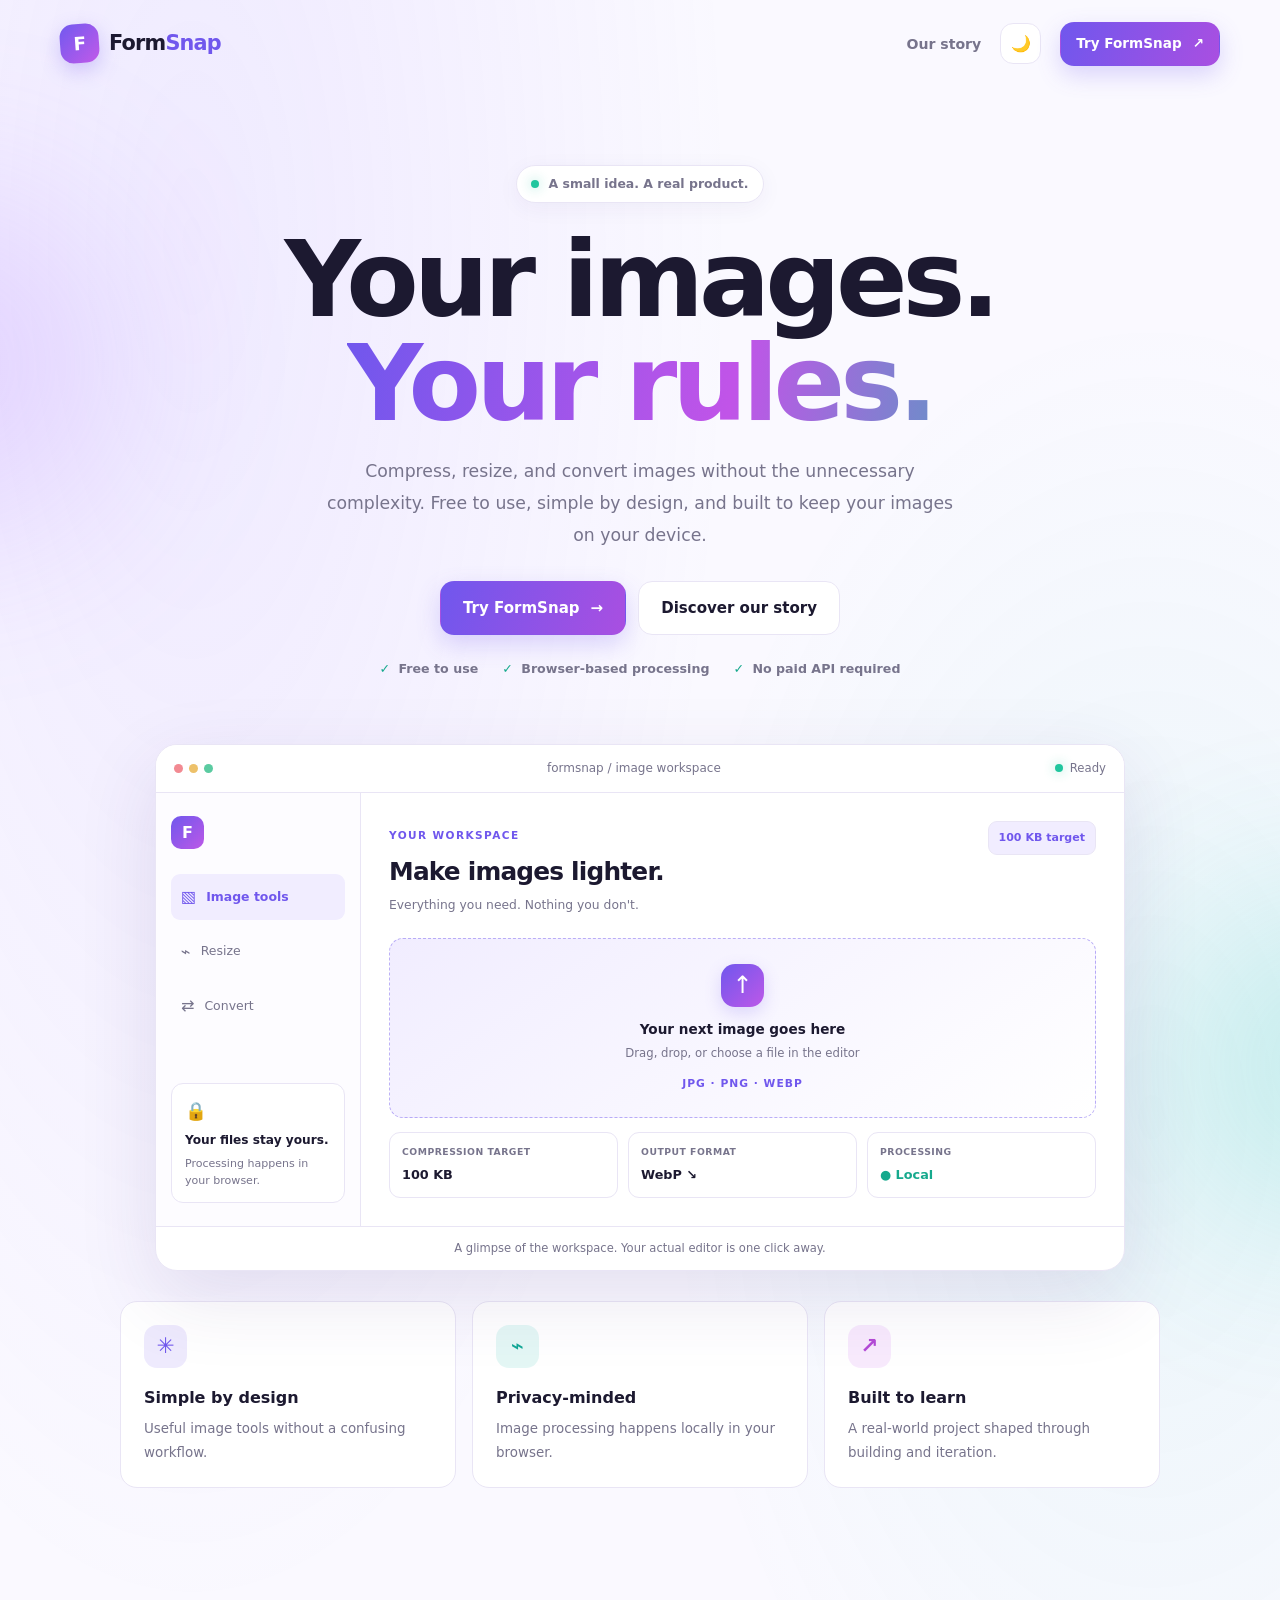
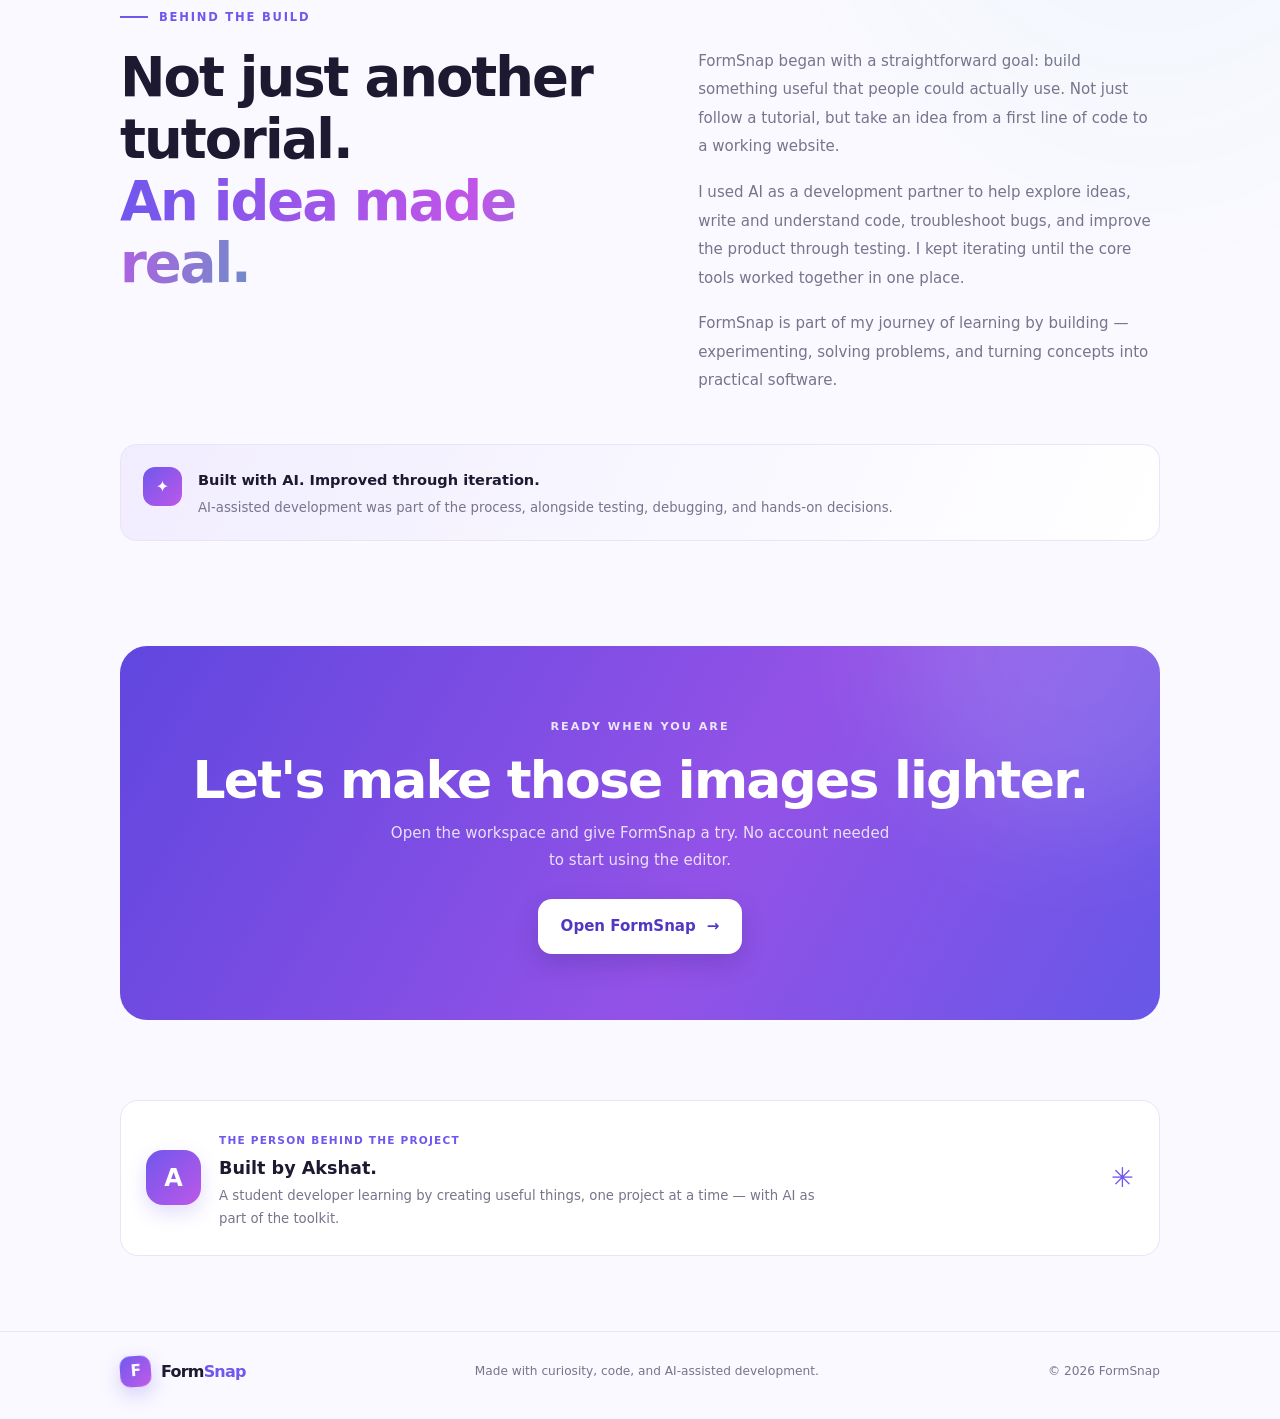
<file: index.html>
<!DOCTYPE html>
<html lang="en" data-theme="light">
<head>
  <!-- Google Analytics -->
<script async src="https://www.googletagmanager.com/gtag/js?id=G-G5TLD2C35Y"></script>
<script>
  window.dataLayer = window.dataLayer || [];
  function gtag(){dataLayer.push(arguments);}
  gtag('js', new Date());

  gtag('config', 'G-G5TLD2C35Y');
</script>
  <meta charset="UTF-8">
  <meta name="viewport" content="width=device-width, initial-scale=1.0">
  <meta name="theme-color" content="#f8f7ff">
  <meta
  name="description"
  content="Compress images to your target size, resize photos, and convert JPG, PNG, and WebP online with FormSnap. Free, fast, and processed in your browser."
>
<title>Free Image Compressor, Resizer & Converter | FormSnap</title>

  <script>
    try {
      const savedTheme = localStorage.getItem("formsnap-theme");
      const preferredTheme = window.matchMedia(
        "(prefers-color-scheme: dark)"
      ).matches ? "dark" : "light";

      document.documentElement.dataset.theme =
        savedTheme === "dark" || savedTheme === "light"
          ? savedTheme
          : preferredTheme;
    } catch (error) {
      // Keep the default light theme if storage is unavailable.
    }
  </script>

  <link rel="stylesheet" href="landing.css">
  <script src="landing.js" defer></script>
</head>

<body>
  <div class="ambient ambient-a"></div>
  <div class="ambient ambient-b"></div>

  <header class="topbar">
    <a class="brand" href="index.html" aria-label="FormSnap home">
      <span class="brand-icon">F</span>
      <span>Form<span class="brand-accent">Snap</span></span>
    </a>

    <nav class="nav-actions" aria-label="Main navigation">
      <a class="nav-about" href="#story">Our story</a>
      <button
        class="theme-toggle"
        id="theme-toggle"
        type="button"
        aria-label="Switch theme"
        title="Switch theme"
      >
        <span id="theme-icon" aria-hidden="true">🌙</span>
      </button>
      <a class="button button-small button-primary" href="editor.html">
        Try FormSnap <span aria-hidden="true">↗</span>
      </a>
    </nav>
  </header>

  <main>
    <section class="hero">
      <div class="eyebrow">
        <span class="live-dot"></span>
        A small idea. A real product.
      </div>

      <h1>
        Your images.<br>
        <span class="gradient-text">Your rules.</span>
      </h1>

      <p class="hero-description">
        Compress, resize, and convert images without the unnecessary
        complexity. Free to use, simple by design, and built to keep
        your images on your device.
      </p>

      <div class="hero-actions">
        <a class="button button-primary button-large" href="editor.html">
          Try FormSnap <span aria-hidden="true">→</span>
        </a>
        <a class="button button-secondary button-large" href="#story">
          Discover our story
        </a>
      </div>

      <div class="trust-row">
        <span><span class="check">✓</span> Free to use</span>
        <span><span class="check">✓</span> Browser-based processing</span>
        <span><span class="check">✓</span> No paid API required</span>
      </div>

      <div class="product-window" aria-label="FormSnap product preview">
        <div class="window-top">
          <div class="window-dots" aria-hidden="true">
            <span></span><span></span><span></span>
          </div>
          <span class="window-label">formsnap / image workspace</span>
          <span class="window-status"><span></span> Ready</span>
        </div>

        <div class="mock-workspace">
          <div class="mock-sidebar">
            <div class="mock-logo">F</div>
            <div class="mock-nav active"><span>▧</span> Image tools</div>
            <div class="mock-nav"><span>⌁</span> Resize</div>
            <div class="mock-nav"><span>⇄</span> Convert</div>
            <div class="mock-private">
              <span>🔒</span>
              <strong>Your files stay yours.</strong>
              <small>Processing happens in your browser.</small>
            </div>
          </div>

          <div class="mock-main">
            <div class="mock-heading">
              <div>
                <span class="mock-kicker">YOUR WORKSPACE</span>
                <h2>Make images lighter.</h2>
                <p>Everything you need. Nothing you don't.</p>
              </div>
              <span class="mock-badge">100 KB target</span>
            </div>

            <div class="mock-upload">
              <div class="mock-upload-icon">↑</div>
              <strong>Your next image goes here</strong>
              <span>Drag, drop, or choose a file in the editor</span>
              <span class="mock-file-types">JPG · PNG · WEBP</span>
            </div>

            <div class="mock-settings">
              <div>
                <span>COMPRESSION TARGET</span>
                <strong>100 KB</strong>
              </div>
              <div>
                <span>OUTPUT FORMAT</span>
                <strong>WebP ↘</strong>
              </div>
              <div>
                <span>PROCESSING</span>
                <strong class="local-status">● Local</strong>
              </div>
            </div>
          </div>
        </div>
        <div class="window-caption">
          A glimpse of the workspace. Your actual editor is one click away.
        </div>
      </div>
    </section>

    <section class="benefits section-wrap" aria-label="Product benefits">
      <article class="benefit-card">
        <span class="benefit-icon purple">✳</span>
        <h3>Simple by design</h3>
        <p>Useful image tools without a confusing workflow.</p>
      </article>
      <article class="benefit-card">
        <span class="benefit-icon teal">⌁</span>
        <h3>Privacy-minded</h3>
        <p>Image processing happens locally in your browser.</p>
      </article>
      <article class="benefit-card">
        <span class="benefit-icon pink">↗</span>
        <h3>Built to learn</h3>
        <p>A real-world project shaped through building and iteration.</p>
      </article>
    </section>

    <section class="story section-wrap" id="story">
      <div class="story-label">
        <span class="story-line"></span>
        BEHIND THE BUILD
      </div>

      <div class="story-grid">
        <div>
          <h2>
            Not just another tutorial.<br>
            <span class="gradient-text">An idea made real.</span>
          </h2>
        </div>

        <div class="story-copy">
          <p>
            FormSnap began with a straightforward goal: build something
            useful that people could actually use. Not just follow a
            tutorial, but take an idea from a first line of code to a
            working website.
          </p>
          <p>
            I used AI as a development partner to help explore ideas,
            write and understand code, troubleshoot bugs, and improve
            the product through testing. I kept iterating until the
            core tools worked together in one place.
          </p>
          <p>
            FormSnap is part of my journey of learning by building —
            experimenting, solving problems, and turning concepts into
            practical software.
          </p>
        </div>
      </div>

      <div class="story-note">
        <span class="note-icon">✦</span>
        <div>
          <strong>Built with AI. Improved through iteration.</strong>
          <p>
            AI-assisted development was part of the process, alongside
            testing, debugging, and hands-on decisions.
          </p>
        </div>
      </div>
    </section>

    <section class="cta-section">
      <div class="cta-glow"></div>
      <span class="cta-kicker">READY WHEN YOU ARE</span>
      <h2>Let's make those images lighter.</h2>
      <p>
        Open the workspace and give FormSnap a try. No account needed
        to start using the editor.
      </p>
      <a class="button button-white button-large" href="editor.html">
        Open FormSnap <span aria-hidden="true">→</span>
      </a>
    </section>

    <section class="creator section-wrap">
      <div class="creator-avatar">A</div>
      <div>
        <span class="creator-label">THE PERSON BEHIND THE PROJECT</span>
        <h3>Built by Akshat.</h3>
        <p>
          A student developer learning by creating useful things,
          one project at a time — with AI as part of the toolkit.
        </p>
      </div>
      <span class="creator-sparkle" aria-hidden="true">✳</span>
    </section>
  </main>

  <footer class="footer">
    <a class="brand footer-brand" href="index.html">
      <span class="brand-icon">F</span>
      <span>Form<span class="brand-accent">Snap</span></span>
    </a>
    <p>Made with curiosity, code, and AI-assisted development.</p>
    <span>© <span id="current-year"></span> FormSnap</span>
  </footer>
</body>
</html>
</file>
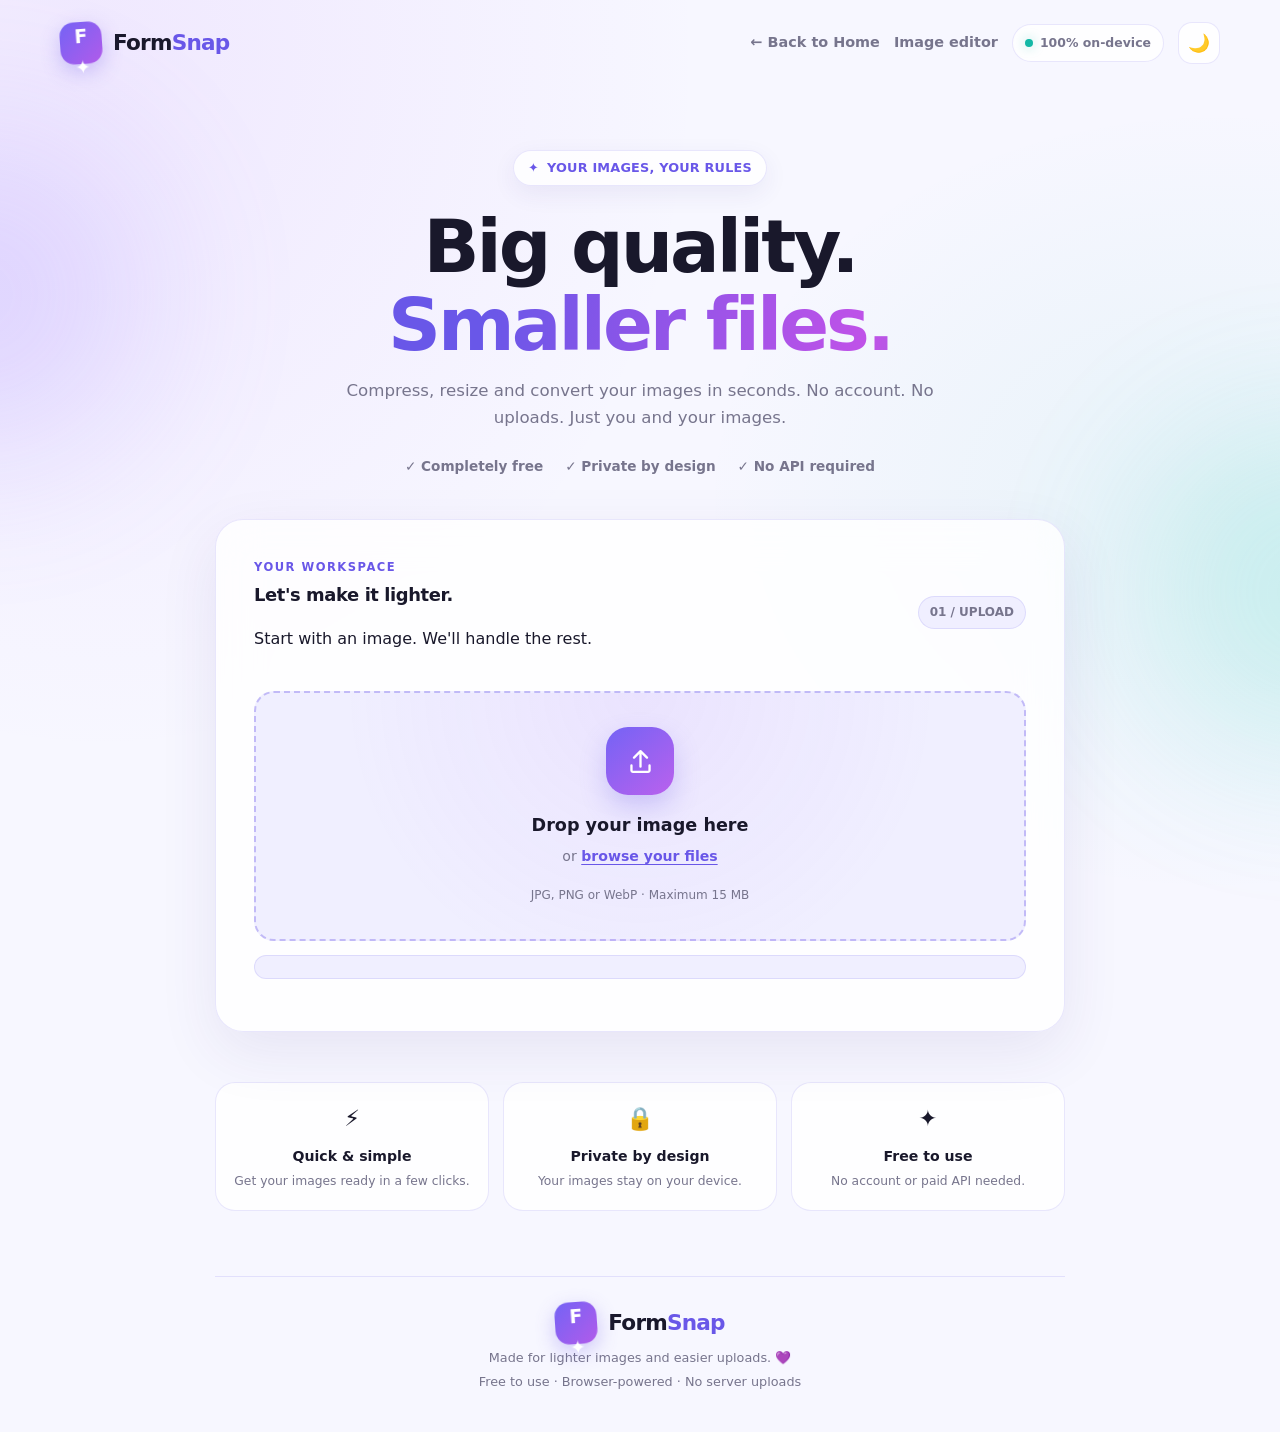
<file: editor.html>
<!DOCTYPE html>
<html lang="en" data-theme="light">
<head>
  <!-- Google Analytics -->
<script async src="https://www.googletagmanager.com/gtag/js?id=G-G5TLD2C35Y"></script>
<script>
  window.dataLayer = window.dataLayer || [];
  function gtag(){dataLayer.push(arguments);}
  gtag('js', new Date());

  gtag('config', 'G-G5TLD2C35Y');
</script>
  <meta charset="UTF-8">
  <meta name="viewport" content="width=device-width, initial-scale=1.0">
  <meta name="theme-color" content="#f8f7ff">
  <meta name="description" content="Compress, resize and convert images privately in your browser with FormSnap.">
  <title>FormSnap — Your Images, Perfectly Sized</title>
  <link rel="stylesheet" href="style.css">

  <script>
    (() => {
      try {
        const saved = localStorage.getItem("formsnap-theme");
        const theme = saved === "light" || saved === "dark"
          ? saved
          : (matchMedia("(prefers-color-scheme: dark)").matches
              ? "dark" : "light");

        document.documentElement.dataset.theme = theme;
      } catch {
        document.documentElement.dataset.theme = "light";
      }
    })();
  </script>

  <link rel="stylesheet" href="style.css">
  <script src="script.js" defer></script>
</head>

<body>
  <div class="ambient ambient-one" aria-hidden="true"></div>
  <div class="ambient ambient-two" aria-hidden="true"></div>

  <header class="site-header">
    <a href="#" class="brand" aria-label="FormSnap home">
      <span class="brand-mark">F<span>✦</span></span>
      <span>Form<span class="brand-accent">Snap</span></span>
    </a>

    <nav class="header-actions" aria-label="Main navigation">
      <a class="nav-link" href="index.html">← Back to Home</a>
      <a href="#workspace" class="nav-link">Image editor</a>
      <span class="privacy-note">
        <span class="privacy-dot"></span>
        100% on-device
      </span>

      <button
        id="theme-toggle"
        class="theme-toggle"
        type="button"
        aria-label="Switch to dark mode"
        title="Switch theme"
      >
        <span id="theme-icon" aria-hidden="true">☾</span>
      </button>
    </nav>
  </header>

  <main class="page-shell">
    <section class="hero">
      <div class="hero-pill">
        <span class="sparkle">✦</span>
        YOUR IMAGES, YOUR RULES
      </div>

      <h1>
        Big quality.<br>
        <span class="gradient-text">Smaller files.</span>
      </h1>

      <p class="hero-copy">
        Compress, resize and convert your images in seconds.
        No account. No uploads. Just you and your images.
      </p>

      <div class="hero-benefits">
        <span><span class="benefit-check">✓</span> Completely free</span>
        <span><span class="benefit-check">✓</span> Private by design</span>
        <span><span class="benefit-check">✓</span> No API required</span>
      </div>
    </section>

    <section class="workspace" id="workspace">
      <div class="workspace-heading">
        <div>
          <span class="section-kicker">YOUR WORKSPACE</span>
          <h2>Let's make it lighter.</h2>
          <p>Start with an image. We'll handle the rest.</p>
        </div>
        <span class="step-chip">01 <span>/</span> UPLOAD</span>
      </div>

      <label
        class="drop-zone"
        id="upload-area"
        for="file-input"
        tabindex="0"
        role="button"
        aria-label="Choose an image or drag and drop one here"
      >
        <span class="upload-icon" aria-hidden="true">
          <svg viewBox="0 0 24 24" fill="none">
            <path d="M12 16V4m0 0L7 9m5-5 5 5"
              stroke="currentColor" stroke-width="1.8"
              stroke-linecap="round" stroke-linejoin="round"/>
            <path d="M5 15v4a1 1 0 0 0 1 1h12a1 1 0 0 0 1-1v-4"
              stroke="currentColor" stroke-width="1.8"
              stroke-linecap="round"/>
          </svg>
        </span>

        <strong class="drop-title">Drop your image here</strong>
        <span class="drop-subtitle">
          or <span class="browse-link">browse your files</span>
        </span>

        <span class="file-hint">
          JPG, PNG or WebP <span>·</span> Maximum 15 MB
        </span>

        <input
          type="file"
          id="file-input"
          accept="image/jpeg,image/png,image/webp"
          hidden
        >
      </label>

      <p id="error-message" class="error-message" role="alert" hidden></p>
      <p id="status-message" class="status-message" role="status" aria-live="polite"></p>

      <div id="editor" hidden>
        <section class="preview-section">
          <div class="section-heading">
            <div>
              <span class="section-kicker">YOUR IMAGE</span>
              <h3>Preview</h3>
            </div>
            <button
              id="remove-image-button"
              class="text-button"
              type="button"
            >✕ Remove image</button>
          </div>

          <div class="preview-frame">
            <img id="image-preview" alt="Selected image preview">
          </div>

          <p id="image-info" class="selected-file"></p>
        </section>

        <section class="settings-section">
          <div class="section-heading">
            <div>
              <span class="section-kicker">MAKE IT YOURS</span>
              <h3>Image settings</h3>
            </div>
            <span class="settings-icon" aria-hidden="true">✳</span>
          </div>

          <div class="settings-grid">
            <div class="field-group">
              <label for="target-size">Maximum file size</label>
              <select id="target-size">
                <option value="51200">50 KB</option>
                <option value="102400" selected>100 KB</option>
                <option value="204800">200 KB</option>
              </select>
              <span class="field-hint">For form upload limits</span>
            </div>

            <div class="field-group">
              <label for="output-format">Output format</label>
              <select id="output-format">
                <option value="image/jpeg">JPG</option>
                <option value="image/png">PNG</option>
                <option value="image/webp">WebP</option>
              </select>
              <span class="field-hint">Choose your file type</span>
            </div>
          </div>

          <div class="resize-card">
            <div class="section-heading resize-title-row">
              <div>
                <h3>Resize dimensions</h3>
                <p>Adjust the output image in pixels.</p>
              </div>

              <label class="ratio-option" for="keep-ratio">
                <input id="keep-ratio" type="checkbox" checked>
                <span>Keep ratio</span>
              </label>
            </div>

            <div class="dimension-fields">
              <div class="field-group">
                <label for="resize-width">Width (px)</label>
                <input
                  id="resize-width"
                  type="number"
                  min="1"
                  max="12000"
                  step="1"
                  placeholder="Width"
                >
              </div>

              <span class="dimension-times" aria-hidden="true">×</span>

              <div class="field-group">
                <label for="resize-height">Height (px)</label>
                <input
                  id="resize-height"
                  type="number"
                  min="1"
                  max="12000"
                  step="1"
                  placeholder="Height"
                >
              </div>
            </div>
          </div>
        </section>

        <section class="results-section" aria-labelledby="results-heading">
          <div class="section-heading">
            <div>
              <span class="section-kicker">THE DIFFERENCE</span>
              <h3 id="results-heading">Your results</h3>
            </div>
            <span class="live-badge">
              <span class="privacy-dot"></span>
              Live workspace
            </span>
          </div>

          <div class="comparison-grid">
            <div class="comparison-card">
              <span>Original size</span>
              <strong id="original-size">—</strong>
            </div>

            <div class="comparison-card result-card">
              <span>Compressed size</span>
              <strong id="compressed-size">Not compressed</strong>
            </div>
          </div>

          <p id="compression-result" class="result-message" aria-live="polite"></p>
          <p id="transformation-result" class="result-message" aria-live="polite"></p>
        </section>

        <div class="action-section">
          <p class="action-caption">READY WHEN YOU ARE ✨</p>

          <button
            id="compress-button"
            class="primary-button"
            type="button"
          >
            <span>Compress Image</span>
            <span class="button-arrow" aria-hidden="true">↗</span>
          </button>

          <a id="download-button" class="download-button" hidden>
            <span>Download Image</span>
            <span aria-hidden="true">↓</span>
          </a>
        </div>
      </div>
    </section>

    <section class="feature-strip" aria-label="FormSnap benefits">
      <article class="feature-item">
        <span class="feature-icon">⚡</span>
        <h3>Quick & simple</h3>
        <p>Get your images ready in a few clicks.</p>
      </article>

      <article class="feature-item">
        <span class="feature-icon">🔒</span>
        <h3>Private by design</h3>
        <p>Your images stay on your device.</p>
      </article>

      <article class="feature-item">
        <span class="feature-icon">✦</span>
        <h3>Free to use</h3>
        <p>No account or paid API needed.</p>
      </article>
    </section>

    <footer class="site-footer">
      <a href="#" class="brand footer-brand">
        <span class="brand-mark">F<span>✦</span></span>
        <span>Form<span class="brand-accent">Snap</span></span>
      </a>
      <p>Made for lighter images and easier uploads. 💜</p>
      <p class="footer-small">Free to use · Browser-powered · No server uploads</p>
    </footer>
  </main>
</body>
</html>
</file>
<file: landing.css>
:root {
  color-scheme: light;
  --bg: #faf9ff;
  --surface: #ffffff;
  --text: #1c1930;
  --muted: #77748c;
  --border: #e9e5f5;
  --primary: #7057ed;
  --accent: #b35bea;
  --soft: #f1edff;
  --shadow: 0 25px 80px rgba(62, 42, 125, 0.12);
}

html[data-theme="dark"] {
  color-scheme: dark;
  --bg: #100f1b;
  --surface: #1b1929;
  --text: #f7f4ff;
  --muted: #aaa5c1;
  --border: #343047;
  --primary: #a395ff;
  --accent: #d28bff;
  --soft: #27223d;
  --shadow: 0 25px 80px rgba(0, 0, 0, 0.3);
}

* {
  box-sizing: border-box;
}

html {
  scroll-behavior: smooth;
  scroll-padding-top: 100px;
}

body {
  position: relative;
  isolation: isolate;
  margin: 0;
  min-height: 100vh;
  overflow-x: hidden;
  background:
    radial-gradient(ellipse at 15% 8%, rgba(153, 110, 255, 0.11), transparent 35%),
    radial-gradient(ellipse at 90% 37%, rgba(35, 201, 180, 0.07), transparent 30%),
    var(--bg);
  color: var(--text);
  font-family: Inter, ui-sans-serif, system-ui, -apple-system,
    BlinkMacSystemFont, "Segoe UI", sans-serif;
  line-height: 1.6;
  transition: background-color 220ms ease, color 220ms ease;
}

a {
  color: inherit;
  text-decoration: none;
}

button {
  font: inherit;
}

button:focus-visible,
a:focus-visible {
  outline: 3px solid #27bba8;
  outline-offset: 4px;
}

.ambient {
  position: absolute;
  z-index: -1;
  width: 330px;
  height: 330px;
  border-radius: 50%;
  filter: blur(100px);
  opacity: 0.23;
  pointer-events: none;
  animation: float 12s ease-in-out infinite alternate;
}

.ambient-a {
  top: 200px;
  left: -220px;
  background: #a46aff;
}

.ambient-b {
  top: 900px;
  right: -220px;
  background: #28cbb7;
  animation-delay: -5s;
}

@keyframes float {
  to {
    transform: translate(30px, 35px) scale(1.12);
  }
}

@keyframes enter {
  from {
    opacity: 0;
    transform: translateY(18px);
  }
  to {
    opacity: 1;
    transform: translateY(0);
  }
}

@keyframes gradient-flow {
  to {
    background-position: 200% center;
  }
}

/* Navigation */

.topbar {
  position: relative;
  z-index: 5;
  display: flex;
  align-items: center;
  justify-content: space-between;
  gap: 18px;
  width: min(1160px, calc(100% - 48px));
  margin: auto;
  padding: 22px 0;
}

.brand {
  display: inline-flex;
  align-items: center;
  gap: 10px;
  font-size: 1.3rem;
  font-weight: 850;
  letter-spacing: -0.8px;
}

.brand-icon {
  display: grid;
  width: 39px;
  height: 39px;
  place-items: center;
  border-radius: 13px;
  background: linear-gradient(135deg, #7159ef, #c15ae9);
  box-shadow: 0 7px 20px rgba(112, 87, 237, 0.28);
  color: white;
  font-size: 1.15rem;
  font-weight: 900;
  transform: rotate(-4deg);
  transition: transform 220ms ease;
}

.brand:hover .brand-icon {
  transform: rotate(5deg);
}

.brand-accent {
  color: var(--primary);
}

.nav-actions {
  display: flex;
  align-items: center;
  gap: 19px;
}

.nav-about {
  color: var(--muted);
  font-size: 0.88rem;
  font-weight: 650;
}

.nav-about:hover {
  color: var(--primary);
}

.theme-toggle {
  display: grid;
  width: 41px;
  height: 41px;
  place-items: center;
  border: 1px solid var(--border);
  border-radius: 13px;
  background: var(--surface);
  color: var(--text);
  cursor: pointer;
  transition: transform 200ms ease, background 200ms ease;
}

.theme-toggle:hover {
  transform: translateY(-2px);
}

/* Buttons */

.button {
  display: inline-flex;
  align-items: center;
  justify-content: center;
  gap: 11px;
  border: 1px solid transparent;
  border-radius: 14px;
  font-weight: 750;
  transition:
    transform 200ms ease,
    box-shadow 200ms ease,
    background 200ms ease;
}

.button:hover {
  transform: translateY(-2px);
}

.button-small {
  padding: 10px 15px;
  font-size: 0.85rem;
}

.button-large {
  min-height: 53px;
  padding: 14px 22px;
  font-size: 0.94rem;
}

.button-primary {
  background: linear-gradient(110deg, #7057ed, #a94fe1);
  box-shadow: 0 9px 23px rgba(112, 87, 237, 0.23);
  color: white;
}

.button-primary:hover {
  box-shadow: 0 13px 30px rgba(112, 87, 237, 0.35);
}

.button-secondary {
  border-color: var(--border);
  background: var(--surface);
  color: var(--text);
}

.button-secondary:hover {
  border-color: var(--primary);
}

.button-white {
  background: white;
  box-shadow: 0 10px 25px rgba(35, 21, 86, 0.18);
  color: #5237c5;
}

/* Hero */

.hero {
  width: min(970px, calc(100% - 36px));
  margin: auto;
  padding: 77px 0 0;
  text-align: center;
  animation: enter 650ms ease both;
}

.eyebrow {
  display: inline-flex;
  align-items: center;
  gap: 9px;
  padding: 8px 14px;
  border: 1px solid var(--border);
  border-radius: 999px;
  background: var(--surface);
  box-shadow: 0 5px 22px rgba(62, 42, 125, 0.05);
  color: var(--muted);
  font-size: 0.78rem;
  font-weight: 700;
}

.live-dot,
.window-status span {
  width: 8px;
  height: 8px;
  flex-shrink: 0;
  border-radius: 50%;
  background: #21c69e;
  box-shadow: 0 0 12px rgba(33, 198, 158, 0.45);
}

.hero h1 {
  margin: 25px 0 19px;
  font-size: clamp(3.4rem, 8.5vw, 6.6rem);
  font-weight: 900;
  letter-spacing: -5px;
  line-height: 0.99;
}

.gradient-text {
  color: var(--primary);
  background: linear-gradient(100deg, #7057ed, #c154e8, #24bfae, #7057ed);
  background-size: 200% auto;
  background-clip: text;
  -webkit-background-clip: text;
  -webkit-text-fill-color: transparent;
  animation: gradient-flow 8s linear infinite;
}

.hero-description {
  max-width: 640px;
  margin: 0 auto;
  color: var(--muted);
  font-size: 1.08rem;
  line-height: 1.85;
}

.hero-actions {
  display: flex;
  flex-wrap: wrap;
  justify-content: center;
  gap: 12px;
  margin-top: 29px;
}

.trust-row {
  display: flex;
  flex-wrap: wrap;
  justify-content: center;
  gap: 12px 24px;
  margin-top: 24px;
  color: var(--muted);
  font-size: 0.79rem;
  font-weight: 600;
}

.check {
  margin-right: 4px;
  color: #16a98d;
  font-weight: 900;
}

/* Product preview */

.product-window {
  margin: 65px auto 0;
  overflow: hidden;
  border: 1px solid var(--border);
  border-radius: 22px;
  background: var(--surface);
  box-shadow: var(--shadow);
  text-align: left;
  transform-origin: center;
  animation: enter 800ms 150ms ease both;
}

.window-top {
  display: flex;
  min-height: 48px;
  align-items: center;
  justify-content: space-between;
  gap: 12px;
  padding: 10px 18px;
  border-bottom: 1px solid var(--border);
  background: var(--surface);
}

.window-dots {
  display: flex;
  gap: 6px;
}

.window-dots span {
  width: 9px;
  height: 9px;
  border-radius: 50%;
  background: #f28a92;
}

.window-dots span:nth-child(2) {
  background: #edc16a;
}

.window-dots span:nth-child(3) {
  background: #5bcba1;
}

.window-label {
  color: var(--muted);
  font-size: 0.75rem;
}

.window-status {
  display: inline-flex;
  align-items: center;
  gap: 7px;
  color: var(--muted);
  font-size: 0.73rem;
}

.mock-workspace {
  display: grid;
  grid-template-columns: 205px minmax(0, 1fr);
  min-height: 350px;
}

.mock-sidebar {
  display: flex;
  flex-direction: column;
  gap: 9px;
  padding: 23px 15px;
  border-right: 1px solid var(--border);
  background: color-mix(in srgb, var(--surface) 85%, var(--soft));
}

.mock-logo {
  display: grid;
  width: 33px;
  height: 33px;
  place-items: center;
  margin-bottom: 16px;
  border-radius: 10px;
  background: linear-gradient(135deg, #7057ed, #bc58e7);
  color: white;
  font-weight: 900;
}

.mock-nav {
  display: flex;
  align-items: center;
  gap: 10px;
  padding: 10px;
  border-radius: 9px;
  color: var(--muted);
  font-size: 0.78rem;
}

.mock-nav span {
  font-size: 1rem;
}

.mock-nav.active {
  background: var(--soft);
  color: var(--primary);
  font-weight: 750;
}

.mock-private {
  display: flex;
  flex-direction: column;
  gap: 6px;
  margin-top: auto;
  padding: 13px;
  border: 1px solid var(--border);
  border-radius: 12px;
  background: var(--surface);
}

.mock-private > span {
  font-size: 1.1rem;
}

.mock-private strong {
  font-size: 0.76rem;
}

.mock-private small {
  color: var(--muted);
  font-size: 0.69rem;
  line-height: 1.5;
}

.mock-main {
  min-width: 0;
  padding: 28px;
}

.mock-heading {
  display: flex;
  align-items: flex-start;
  justify-content: space-between;
  gap: 12px;
  margin-bottom: 22px;
}

.mock-kicker {
  color: var(--primary);
  font-size: 0.66rem;
  font-weight: 850;
  letter-spacing: 1.4px;
}

.mock-heading h2 {
  margin: 5px 0;
  font-size: clamp(1.1rem, 3vw, 1.55rem);
  letter-spacing: -0.8px;
}

.mock-heading p {
  margin: 0;
  color: var(--muted);
  font-size: 0.77rem;
}

.mock-badge {
  flex-shrink: 0;
  padding: 7px 10px;
  border: 1px solid var(--border);
  border-radius: 9px;
  background: var(--soft);
  color: var(--primary);
  font-size: 0.69rem;
  font-weight: 750;
}

.mock-upload {
  display: flex;
  min-height: 180px;
  flex-direction: column;
  align-items: center;
  justify-content: center;
  padding: 20px;
  border: 1px dashed rgba(112, 87, 237, 0.45);
  border-radius: 14px;
  background: linear-gradient(145deg, var(--soft), var(--surface));
  text-align: center;
}

.mock-upload-icon {
  display: grid;
  width: 43px;
  height: 43px;
  place-items: center;
  margin-bottom: 12px;
  border-radius: 14px;
  background: linear-gradient(135deg, #7057ed, #bd58e8);
  box-shadow: 0 6px 17px rgba(112, 87, 237, 0.2);
  color: white;
  font-size: 1.5rem;
}

.mock-upload strong {
  font-size: 0.85rem;
}

.mock-upload > span {
  margin-top: 4px;
  color: var(--muted);
  font-size: 0.73rem;
}

.mock-upload .mock-file-types {
  margin-top: 12px;
  color: var(--primary);
  font-size: 0.67rem;
  font-weight: 800;
  letter-spacing: 1px;
}

.mock-settings {
  display: grid;
  grid-template-columns: repeat(3, minmax(0, 1fr));
  gap: 10px;
  margin-top: 14px;
}

.mock-settings > div {
  display: flex;
  min-width: 0;
  flex-direction: column;
  gap: 5px;
  padding: 12px;
  border: 1px solid var(--border);
  border-radius: 11px;
}

.mock-settings span {
  color: var(--muted);
  font-size: 0.58rem;
  font-weight: 750;
  letter-spacing: 0.5px;
}

.mock-settings strong {
  font-size: 0.8rem;
  overflow-wrap: anywhere;
}

.mock-settings .local-status {
  color: #16a98d;
}

.window-caption {
  padding: 12px;
  border-top: 1px solid var(--border);
  color: var(--muted);
  font-size: 0.72rem;
  text-align: center;
}

/* Benefit cards */

.section-wrap {
  width: min(1040px, calc(100% - 40px));
  margin-right: auto;
  margin-left: auto;
}

.benefits {
  display: grid;
  grid-template-columns: repeat(3, minmax(0, 1fr));
  gap: 16px;
  margin-top: 30px;
}

.benefit-card {
  padding: 23px;
  border: 1px solid var(--border);
  border-radius: 17px;
  background: var(--surface);
  transition: transform 220ms ease, border-color 220ms ease;
}

.benefit-card:hover {
  transform: translateY(-4px);
  border-color: var(--primary);
}

.benefit-icon {
  display: grid;
  width: 43px;
  height: 43px;
  place-items: center;
  margin-bottom: 17px;
  border-radius: 13px;
  font-size: 1.35rem;
  font-weight: 800;
}

.benefit-icon.purple {
  background: rgba(112, 87, 237, 0.12);
  color: var(--primary);
}

.benefit-icon.teal {
  background: rgba(35, 191, 174, 0.12);
  color: #13a896;
}

.benefit-icon.pink {
  background: rgba(193, 84, 232, 0.12);
  color: #b44bd6;
}

.benefit-card h3 {
  margin: 0 0 7px;
  font-size: 1rem;
}

.benefit-card p {
  margin: 0;
  color: var(--muted);
  font-size: 0.84rem;
  line-height: 1.75;
}

/* Story section */

.story {
  padding-top: 120px;
  padding-bottom: 105px;
}

.story-label {
  display: flex;
  align-items: center;
  gap: 11px;
  color: var(--primary);
  font-size: 0.72rem;
  font-weight: 850;
  letter-spacing: 1.8px;
}

.story-line {
  width: 28px;
  height: 2px;
  background: var(--primary);
}

.story-grid {
  display: grid;
  grid-template-columns: 1fr 0.9fr;
  gap: 65px;
  margin-top: 20px;
}

.story-grid h2 {
  margin: 0;
  font-size: clamp(2rem, 4.5vw, 3.4rem);
  letter-spacing: -2px;
  line-height: 1.14;
}

.story-copy p {
  margin: 0 0 17px;
  color: var(--muted);
  font-size: 0.94rem;
  line-height: 1.9;
}

.story-note {
  display: flex;
  align-items: flex-start;
  gap: 16px;
  margin-top: 32px;
  padding: 22px;
  border: 1px solid var(--border);
  border-radius: 16px;
  background: linear-gradient(115deg, var(--soft), var(--surface));
}

.note-icon {
  display: grid;
  width: 39px;
  height: 39px;
  flex-shrink: 0;
  place-items: center;
  border-radius: 12px;
  background: linear-gradient(135deg, #7057ed, #bc58e8);
  color: white;
}

.story-note strong {
  font-size: 0.91rem;
}

.story-note p {
  margin: 4px 0 0;
  color: var(--muted);
  font-size: 0.83rem;
}

/* Final call to action */

.cta-section {
  position: relative;
  isolation: isolate;
  overflow: hidden;
  width: min(1040px, calc(100% - 40px));
  margin: 0 auto 80px;
  padding: 66px 24px;
  border-radius: 27px;
  background: linear-gradient(120deg, #6047df, #9352e7 58%, #6757e8);
  color: white;
  text-align: center;
}

.cta-glow {
  position: absolute;
  z-index: -1;
  top: -160px;
  right: -80px;
  width: 340px;
  height: 340px;
  border-radius: 50%;
  background: rgba(255, 255, 255, 0.13);
  filter: blur(55px);
}

.cta-kicker {
  font-size: 0.7rem;
  font-weight: 800;
  letter-spacing: 2px;
  opacity: 0.85;
}

.cta-section h2 {
  margin: 13px 0 10px;
  font-size: clamp(2rem, 5vw, 3.25rem);
  font-weight: 850;
  letter-spacing: -1.8px;
  line-height: 1.15;
}

.cta-section p {
  max-width: 510px;
  margin: 0 auto;
  color: rgba(255, 255, 255, 0.82);
  font-size: 0.94rem;
  line-height: 1.8;
}

.cta-section .button {
  margin-top: 25px;
}

/* Creator and footer */

.creator {
  display: flex;
  align-items: center;
  gap: 18px;
  margin-bottom: 75px;
  padding: 25px;
  border: 1px solid var(--border);
  border-radius: 18px;
  background: var(--surface);
}

.creator-avatar {
  display: grid;
  width: 55px;
  height: 55px;
  flex-shrink: 0;
  place-items: center;
  border-radius: 17px;
  background: linear-gradient(135deg, #7057ed, #bd58e8);
  box-shadow: 0 8px 20px rgba(112, 87, 237, 0.2);
  color: white;
  font-size: 1.5rem;
  font-weight: 900;
}

.creator-label {
  color: var(--primary);
  font-size: 0.66rem;
  font-weight: 850;
  letter-spacing: 1.2px;
}

.creator h3 {
  margin: 3px 0;
  font-size: 1.1rem;
}

.creator p {
  max-width: 610px;
  margin: 0;
  color: var(--muted);
  font-size: 0.83rem;
  line-height: 1.7;
}

.creator-sparkle {
  margin-left: auto;
  color: var(--primary);
  font-size: 1.7rem;
}

.footer {
  display: flex;
  flex-wrap: wrap;
  align-items: center;
  justify-content: space-between;
  gap: 15px;
  padding: 24px max(24px, calc((100% - 1040px) / 2)) 32px;
  border-top: 1px solid var(--border);
  color: var(--muted);
  font-size: 0.76rem;
}

.footer-brand {
  color: var(--text);
  font-size: 1rem;
}

.footer-brand .brand-icon {
  width: 31px;
  height: 31px;
  border-radius: 10px;
  font-size: 0.95rem;
}

.footer p {
  margin: 0;
}

/* Mobile and accessibility */

@media (max-width: 720px) {
  .topbar {
    width: calc(100% - 28px);
  }

  .nav-actions {
    gap: 10px;
  }

  .nav-about {
    display: none;
  }

  .hero {
    padding-top: 52px;
  }

  .hero h1 {
    letter-spacing: -2.8px;
  }

  .hero-description {
    font-size: 0.96rem;
  }

  .product-window {
    margin-top: 43px;
  }

  .mock-workspace {
    grid-template-columns: 1fr;
  }

  .mock-sidebar {
    display: none;
  }

  .mock-main {
    padding: 20px;
  }

  .benefits {
    grid-template-columns: 1fr;
  }

  .benefit-card {
    padding: 18px;
  }

  .benefit-icon {
    margin-bottom: 10px;
  }

  .story {
    padding-top: 85px;
    padding-bottom: 75px;
  }

  .story-grid {
    grid-template-columns: 1fr;
    gap: 24px;
  }

  .cta-section {
    padding: 48px 22px;
    margin-bottom: 55px;
  }

  .footer {
    justify-content: center;
    text-align: center;
  }

  .creator {
    align-items: flex-start;
  }
}

@media (max-width: 440px) {
  .brand {
    gap: 7px;
    font-size: 1.08rem;
  }

  .brand-icon {
    width: 34px;
    height: 34px;
  }

  .button-small {
    padding: 9px 10px;
    font-size: 0.77rem;
  }

  .theme-toggle {
    width: 36px;
    height: 36px;
  }

  .hero h1 {
    font-size: clamp(3rem, 15vw, 4rem);
  }

  .hero-actions {
    flex-direction: column;
  }

  .hero-actions .button {
    width: 100%;
  }

  .trust-row {
    gap: 9px 14px;
    font-size: 0.72rem;
  }

  .window-label {
    font-size: 0.66rem;
  }

  .window-top {
    padding: 10px;
  }

  .window-status {
    font-size: 0.66rem;
  }

  .mock-heading {
    flex-direction: column;
  }

  .mock-settings {
    grid-template-columns: 1fr;
  }

  .creator {
    padding: 18px;
    gap: 12px;
  }

  .creator-avatar {
    width: 43px;
    height: 43px;
  }

  .creator-sparkle {
    display: none;
  }
}

@media (prefers-reduced-motion: reduce) {
  *,
  *::before,
  *::after {
    scroll-behavior: auto !important;
    animation-duration: 0.01ms !important;
    animation-iteration-count: 1 !important;
    transition-duration: 0.01ms !important;
  }
}
</file>
<file: style.css>
/* =========================================
   FORMSNAP — CREATIVE UI REDESIGN
   ========================================= */

:root {
  color-scheme: light;
  --bg: #f7f7ff;
  --surface: rgba(255, 255, 255, 0.82);
  --surface-solid: #ffffff;
  --surface-soft: #f0efff;
  --text: #19182b;
  --muted: #77758d;
  --border: rgba(109, 92, 231, 0.15);
  --primary: #6957e8;
  --primary-dark: #5040cc;
  --secondary: #a855f7;
  --accent: #13b8a6;
  --success: #14866d;
  --danger: #d9445c;
  --shadow: 0 20px 60px rgba(63, 47, 137, 0.09);
  --shadow-small: 0 8px 24px rgba(63, 47, 137, 0.07);
  --radius-xl: 28px;
  --radius-lg: 20px;
  --radius-md: 14px;
  --transition: 220ms ease;
}

html[data-theme="dark"] {
  color-scheme: dark;
  --bg: #10101b;
  --surface: rgba(28, 27, 46, 0.86);
  --surface-solid: #1c1b2e;
  --surface-soft: #26243f;
  --text: #f4f1ff;
  --muted: #aaa6c3;
  --border: rgba(171, 151, 255, 0.18);
  --primary: #a395ff;
  --primary-dark: #8a78ff;
  --secondary: #d18bff;
  --accent: #54dfc5;
  --success: #66dfb9;
  --danger: #ff8196;
  --shadow: 0 20px 65px rgba(0, 0, 0, 0.24);
  --shadow-small: 0 8px 26px rgba(0, 0, 0, 0.2);
}

/* Reset */

* {
  box-sizing: border-box;
}

html {
  min-height: 100%;
  scroll-behavior: smooth;
}

body {
  margin: 0;
  min-height: 100vh;
  overflow-x: hidden;
  background:
    radial-gradient(ellipse at 8% 4%, rgba(168, 85, 247, 0.09), transparent 36%),
    radial-gradient(ellipse at 95% 35%, rgba(19, 184, 166, 0.07), transparent 30%),
    var(--bg);
  color: var(--text);
  font-family: Inter, ui-sans-serif, system-ui, -apple-system,
    BlinkMacSystemFont, "Segoe UI", sans-serif;
  line-height: 1.6;
  transition: background-color var(--transition), color var(--transition);
}

button,
input,
select {
  font: inherit;
}

button,
select,
input {
  accent-color: var(--primary);
}

button {
  cursor: pointer;
}

button:focus-visible,
input:focus-visible,
select:focus-visible,
.drop-zone:focus-visible {
  outline: 3px solid var(--accent);
  outline-offset: 4px;
}

a {
  color: inherit;
  text-decoration: none;
}

img {
  display: block;
  max-width: 100%;
}

[hidden] {
  display: none !important;
}

/* Ambient gradient shapes */

.ambient {
  position: fixed;
  z-index: -1;
  width: 320px;
  height: 320px;
  border-radius: 50%;
  filter: blur(85px);
  opacity: 0.23;
  pointer-events: none;
  animation: float 13s ease-in-out infinite alternate;
}

.ambient-one {
  top: 15%;
  left: -180px;
  background: #9b7bff;
}

.ambient-two {
  top: 48%;
  right: -190px;
  background: #50dbc6;
  animation-delay: -5s;
}

@keyframes float {
  from {
    transform: translate3d(0, -15px, 0) scale(0.95);
  }
  to {
    transform: translate3d(35px, 30px, 0) scale(1.12);
  }
}

/* Header */

.site-header {
  position: relative;
  z-index: 5;
  display: flex;
  align-items: center;
  justify-content: space-between;
  gap: 20px;
  width: min(1160px, calc(100% - 40px));
  margin: 0 auto;
  padding: 22px 0;
}

.brand {
  display: inline-flex;
  align-items: center;
  gap: 11px;
  color: var(--text);
  font-size: 1.35rem;
  font-weight: 850;
  letter-spacing: -0.8px;
}

.brand-mark {
  display: grid;
  width: 42px;
  height: 42px;
  place-items: center;
  border-radius: 14px;
  background: linear-gradient(135deg, #7463f5, #b15bea);
  box-shadow: 0 7px 20px rgba(105, 87, 232, 0.3);
  color: white;
  font-size: 1.2rem;
  transform: rotate(-4deg);
  transition: transform var(--transition);
}

.brand:hover .brand-mark {
  transform: rotate(5deg) scale(1.06);
}

.brand-accent {
  color: var(--primary);
}

.header-actions {
  display: flex;
  align-items: center;
  gap: 14px;
}

.nav-link {
  color: var(--muted);
  font-size: 0.9rem;
  font-weight: 650;
  transition: color var(--transition);
}

.nav-link:hover {
  color: var(--primary);
}

.privacy-note {
  display: inline-flex;
  align-items: center;
  gap: 7px;
  padding: 8px 12px;
  border: 1px solid var(--border);
  border-radius: 999px;
  background: var(--surface);
  color: var(--muted);
  font-size: 0.78rem;
  font-weight: 650;
}

.privacy-dot {
  width: 8px;
  height: 8px;
  border-radius: 50%;
  background: var(--accent);
  box-shadow: 0 0 12px rgba(19, 184, 166, 0.4);
}

#theme-toggle {
  display: grid;
  width: 42px;
  height: 42px;
  place-items: center;
  border: 1px solid var(--border);
  border-radius: 14px;
  background: var(--surface);
  color: var(--text);
  font-size: 1.1rem;
  transition: transform var(--transition), background var(--transition);
}

#theme-toggle:hover {
  transform: translateY(-2px) rotate(8deg);
  background: var(--surface-soft);
}

/* Main layout and hero */

.page-shell {
  width: min(850px, calc(100% - 36px));
  margin: 0 auto;
}

.hero {
  position: relative;
  padding: 64px 0 42px;
  text-align: center;
  animation: rise-in 650ms ease both;
}

.hero-pill {
  display: inline-flex;
  align-items: center;
  gap: 8px;
  padding: 7px 14px;
  border: 1px solid var(--border);
  border-radius: 999px;
  background: var(--surface);
  color: var(--primary);
  font-size: 0.8rem;
  font-weight: 750;
  letter-spacing: 0.2px;
  box-shadow: var(--shadow-small);
}

.sparkle {
  display: inline-block;
  animation: sparkle 2.2s ease-in-out infinite;
}

@keyframes sparkle {
  0%, 100% { transform: scale(1) rotate(0); }
  50% { transform: scale(1.2) rotate(12deg); }
}

.hero h1 {
  margin: 22px 0 14px;
  font-size: clamp(2.6rem, 7vw, 4.6rem);
  line-height: 1.06;
  letter-spacing: -3px;
  font-weight: 900;
}

.gradient-text {
  color: var(--primary);
  background: linear-gradient(
    100deg,
    #6957e8 10%,
    #c052e8 48%,
    #13b8a6 90%
  );
  background-size: 200% auto;
  background-clip: text;
  -webkit-background-clip: text;
  -webkit-text-fill-color: transparent;
  animation: gradient-shift 6s linear infinite;
}

@keyframes gradient-shift {
  to { background-position: 200% center; }
}

.hero-copy {
  max-width: 590px;
  margin: 0 auto;
  color: var(--muted);
  font-size: 1.04rem;
}

.hero-benefits {
  display: flex;
  flex-wrap: wrap;
  align-items: center;
  justify-content: center;
  gap: 12px 22px;
  margin-top: 24px;
  color: var(--muted);
  font-size: 0.85rem;
  font-weight: 600;
}

.benefit-check {
  display: inline-flex;
  align-items: center;
  gap: 7px;
}

.benefit-check::first-letter {
  color: var(--accent);
}

/* Workspace card */

.workspace {
  position: relative;
  margin: 0 auto 50px;
  padding: clamp(20px, 5vw, 38px);
  border: 1px solid var(--border);
  border-radius: var(--radius-xl);
  background: var(--surface);
  box-shadow: var(--shadow);
  backdrop-filter: blur(22px);
  -webkit-backdrop-filter: blur(22px);
  animation: rise-in 750ms 100ms ease both;
}

.workspace-heading,
.section-heading {
  display: flex;
  align-items: center;
  justify-content: space-between;
  gap: 16px;
}

.workspace-heading {
  margin-bottom: 24px;
}

.workspace-heading h2,
.section-heading h3 {
  margin: 0;
  font-size: 1.12rem;
  letter-spacing: -0.4px;
}

.section-kicker {
  display: block;
  margin-bottom: 4px;
  color: var(--primary);
  font-size: 0.72rem;
  font-weight: 850;
  letter-spacing: 1.5px;
  text-transform: uppercase;
}

.step-chip {
  flex-shrink: 0;
  padding: 6px 11px;
  border: 1px solid var(--border);
  border-radius: 999px;
  background: var(--surface-soft);
  color: var(--muted);
  font-size: 0.75rem;
  font-weight: 700;
}

/* Upload area */

.drop-zone {
  position: relative;
  display: flex;
  min-height: 250px;
  flex-direction: column;
  align-items: center;
  justify-content: center;
  padding: 28px 20px;
  overflow: hidden;
  border: 2px dashed rgba(105, 87, 232, 0.34);
  border-radius: var(--radius-lg);
  background:
    radial-gradient(circle at 50% 0%, rgba(168, 85, 247, 0.08), transparent 65%),
    var(--surface-soft);
  text-align: center;
  cursor: pointer;
  transition:
    border-color var(--transition),
    background var(--transition),
    transform var(--transition),
    box-shadow var(--transition);
}

.drop-zone::before {
  position: absolute;
  inset: 0;
  background: linear-gradient(
    110deg,
    transparent 20%,
    rgba(255, 255, 255, 0.13) 50%,
    transparent 80%
  );
  content: "";
  transform: translateX(-100%);
  transition: transform 650ms ease;
  pointer-events: none;
}

.drop-zone:hover::before {
  transform: translateX(100%);
}

.drop-zone:hover,
.drop-zone.dragging,
.drop-zone.is-dragging {
  border-color: var(--primary);
  box-shadow: 0 0 0 5px rgba(105, 87, 232, 0.08);
}

.drop-zone:hover {
  transform: translateY(-2px);
}

.drop-zone.dragging,
.drop-zone.is-dragging {
  background: var(--surface-soft);
  transform: scale(1.01);
}

.upload-icon {
  display: grid;
  width: 68px;
  height: 68px;
  place-items: center;
  margin-bottom: 16px;
  border-radius: 22px;
  background: linear-gradient(140deg, #7463f5, #ba61ed);
  box-shadow: 0 12px 26px rgba(105, 87, 232, 0.25);
  color: white;
  transition: transform var(--transition);
}

.drop-zone:hover .upload-icon {
  transform: translateY(-4px) rotate(-4deg);
}

.upload-icon svg {
  width: 31px;
  height: 31px;
}

.drop-title {
  margin: 0;
  font-size: 1.1rem;
  font-weight: 800;
}

.drop-subtitle {
  margin: 6px 0 0;
  color: var(--muted);
  font-size: 0.88rem;
}

.browse-link {
  color: var(--primary);
  font-weight: 800;
  text-decoration: underline;
  text-underline-offset: 3px;
}

.file-hint {
  margin-top: 18px;
  color: var(--muted);
  font-size: 0.75rem;
}

#file-input {
  position: absolute;
  width: 1px;
  height: 1px;
  overflow: hidden;
  clip-path: inset(50%);
  white-space: nowrap;
}

/* Messages */

#error-message,
#status-message {
  margin-top: 14px;
  padding: 11px 14px;
  border-radius: var(--radius-md);
  font-size: 0.86rem;
  overflow-wrap: anywhere;
}

#error-message {
  border: 1px solid rgba(217, 68, 92, 0.25);
  background: rgba(217, 68, 92, 0.08);
  color: var(--danger);
}

#status-message {
  border: 1px solid var(--border);
  background: var(--surface-soft);
  color: var(--muted);
}

/* Editor sections */

#editor {
  margin-top: 30px;
  animation: rise-in 400ms ease both;
}

.preview-section,
.settings-section,
.results-section {
  margin-top: 28px;
}

.section-heading {
  margin-bottom: 15px;
}

.section-heading h3 {
  font-size: 1rem;
}

.preview-frame {
  display: grid;
  min-height: 180px;
  max-height: 440px;
  place-items: center;
  padding: 14px;
  overflow: hidden;
  border: 1px solid var(--border);
  border-radius: var(--radius-lg);
  background:
    linear-gradient(45deg, var(--surface-soft) 25%, transparent 25%),
    linear-gradient(-45deg, var(--surface-soft) 25%, transparent 25%),
    linear-gradient(45deg, transparent 75%, var(--surface-soft) 75%),
    linear-gradient(-45deg, transparent 75%, var(--surface-soft) 75%);
  background-size: 22px 22px;
}

#image-preview {
  max-width: 100%;
  max-height: 400px;
  object-fit: contain;
  border-radius: 8px;
}

#image-info {
  margin-top: 10px;
  color: var(--muted);
  font-size: 0.8rem;
  overflow-wrap: anywhere;
}

/* Buttons */

.primary-button,
.secondary-button,
.danger-button {
  display: inline-flex;
  min-height: 44px;
  align-items: center;
  justify-content: center;
  gap: 8px;
  padding: 10px 17px;
  border: 1px solid transparent;
  border-radius: 13px;
  font-size: 0.88rem;
  font-weight: 750;
  transition:
    transform var(--transition),
    box-shadow var(--transition),
    background var(--transition),
    border-color var(--transition);
}

.primary-button {
  background: linear-gradient(110deg, #6957e8, #a451e8);
  box-shadow: 0 8px 18px rgba(105, 87, 232, 0.22);
  color: #fff;
}

.primary-button:hover:not(:disabled) {
  box-shadow: 0 12px 24px rgba(105, 87, 232, 0.32);
  transform: translateY(-2px);
}

.secondary-button {
  border-color: var(--border);
  background: var(--surface-solid);
  color: var(--text);
}

.secondary-button:hover:not(:disabled) {
  border-color: var(--primary);
  background: var(--surface-soft);
  transform: translateY(-1px);
}

.danger-button {
  border-color: rgba(217, 68, 92, 0.2);
  background: rgba(217, 68, 92, 0.07);
  color: var(--danger);
}

.danger-button:hover:not(:disabled) {
  background: rgba(217, 68, 92, 0.14);
}

button:disabled {
  cursor: not-allowed;
  opacity: 0.52;
  transform: none;
  box-shadow: none;
}

/* Settings */

.settings-section > .section-heading {
  margin-bottom: 18px;
}

.settings-grid {
  display: grid;
  grid-template-columns: repeat(2, minmax(0, 1fr));
  gap: 16px;
}

.setting-card,
.resize-card {
  min-width: 0;
  padding: 18px;
  border: 1px solid var(--border);
  border-radius: var(--radius-lg);
  background: var(--surface-solid);
  transition: border-color var(--transition), transform var(--transition);
}

.setting-card:hover,
.resize-card:hover {
  border-color: rgba(105, 87, 232, 0.38);
}

.setting-card label,
.field-label {
  display: block;
  margin-bottom: 9px;
  color: var(--text);
  font-size: 0.85rem;
  font-weight: 750;
}

.setting-card select,
.resize-fields input {
  width: 100%;
  min-width: 0;
  min-height: 45px;
  padding: 10px 12px;
  border: 1px solid var(--border);
  border-radius: 11px;
  background: var(--surface);
  color: var(--text);
  transition: border-color var(--transition), box-shadow var(--transition);
}

.setting-card select:focus,
.resize-fields input:focus {
  border-color: var(--primary);
  outline: none;
  box-shadow: 0 0 0 3px rgba(105, 87, 232, 0.1);
}

.setting-help {
  margin: 9px 0 0;
  color: var(--muted);
  font-size: 0.76rem;
}

.resize-card {
  grid-column: 1 / -1;
}

.resize-header {
  display: flex;
  align-items: center;
  justify-content: space-between;
  flex-wrap: wrap;
  gap: 12px;
  margin-bottom: 16px;
}

.resize-header h4 {
  margin: 0;
  font-size: 0.94rem;
}

.ratio-control {
  display: inline-flex;
  align-items: center;
  gap: 8px;
  color: var(--muted);
  font-size: 0.8rem;
  font-weight: 600;
  cursor: pointer;
}

.ratio-control input {
  width: 16px;
  height: 16px;
}

.resize-fields {
  display: grid;
  grid-template-columns: repeat(2, minmax(0, 1fr));
  gap: 14px;
}

.resize-fields label {
  display: block;
  margin-bottom: 7px;
  color: var(--muted);
  font-size: 0.78rem;
  font-weight: 700;
}

/* Results */

.results-grid {
  display: grid;
  grid-template-columns: repeat(2, minmax(0, 1fr));
  gap: 14px;
}

.result-card {
  padding: 17px;
  border: 1px solid var(--border);
  border-radius: var(--radius-lg);
  background: var(--surface-solid);
}

.result-label {
  display: block;
  color: var(--muted);
  font-size: 0.78rem;
  font-weight: 650;
}

.result-value {
  display: block;
  margin-top: 5px;
  font-size: clamp(1.1rem, 3vw, 1.5rem);
  font-weight: 850;
  letter-spacing: -0.5px;
  overflow-wrap: anywhere;
}

.result-card.highlight {
  border-color: rgba(19, 184, 166, 0.3);
  background: linear-gradient(
    135deg,
    rgba(19, 184, 166, 0.09),
    var(--surface-solid)
  );
}

#compression-result,
#transformation-result {
  margin-top: 12px;
  color: var(--muted);
  font-size: 0.84rem;
  overflow-wrap: anywhere;
}

/* Actions remain below all settings */

.action-section {
  display: flex;
  flex-wrap: wrap;
  gap: 12px;
  margin-top: 28px;
  padding-top: 24px;
  border-top: 1px solid var(--border);
}

.action-section button {
  flex: 1 1 170px;
}


/* Premium Download Image button */
#download-button {
  display: flex;
  align-items: center;
  justify-content: center;
  gap: 10px;

  width: 100%;
  min-height: 52px;
  padding: 14px 24px;

  background: linear-gradient(135deg, #6366f1, #4f46e5);
  color: #ffffff;

  font-family: inherit;
  font-size: 15px;
  font-weight: 700;
  letter-spacing: 0.2px;

  border: none;
  border-radius: 12px;
  cursor: pointer;

  box-shadow: 0 4px 12px rgba(79, 70, 229, 0.22);
  transition:
    background 0.2s ease,
    transform 0.2s ease,
    box-shadow 0.2s ease,
    opacity 0.2s ease;
}

#download-button:hover:not(:disabled) {
  background: linear-gradient(135deg, #4f46e5, #4338ca);
  transform: translateY(-2px);
  box-shadow: 0 7px 18px rgba(79, 70, 229, 0.3);
}

#download-button:active:not(:disabled) {
  transform: translateY(0);
  box-shadow: 0 2px 6px rgba(79, 70, 229, 0.2);
}

#download-button:focus-visible {
  outline: 3px solid rgba(99, 102, 241, 0.4);
  outline-offset: 3px;
}

#download-button:disabled {
  opacity: 0.5;
  cursor: not-allowed;
  box-shadow: none;
  transform: none;
}


/* Feature strip and footer */

.feature-strip {
  display: grid;
  grid-template-columns: repeat(3, minmax(0, 1fr));
  gap: 14px;
  margin: 0 0 65px;
}

.feature-item {
  padding: 18px 14px;
  border: 1px solid var(--border);
  border-radius: var(--radius-lg);
  background: var(--surface);
  text-align: center;
}

.feature-icon {
  display: block;
  margin-bottom: 8px;
  font-size: 1.4rem;
}

.feature-item h3 {
  margin: 0 0 5px;
  font-size: 0.88rem;
}

.feature-item p {
  margin: 0;
  color: var(--muted);
  font-size: 0.77rem;
}

.site-footer {
  padding: 25px 18px 35px;
  border-top: 1px solid var(--border);
  color: var(--muted);
  font-size: 0.8rem;
  text-align: center;
}

.site-footer p {
  margin: 4px 0;
}

.site-footer strong {
  color: var(--text);
}

/* Entry animation */

@keyframes rise-in {
  from {
    opacity: 0;
    transform: translateY(16px);
  }
  to {
    opacity: 1;
    transform: translateY(0);
  }
}

/* Responsive layouts */

@media (max-width: 640px) {
  .site-header {
    width: calc(100% - 28px);
    padding: 16px 0;
  }

  .brand {
    gap: 8px;
    font-size: 1.15rem;
  }

  .brand-mark {
    width: 37px;
    height: 37px;
    border-radius: 12px;
  }

  .header-actions {
    gap: 9px;
  }

  .nav-link {
    display: none;
  }

  .privacy-note {
    padding: 7px 9px;
    font-size: 0.7rem;
  }

  #theme-toggle {
    width: 38px;
    height: 38px;
  }

  .page-shell {
    width: calc(100% - 24px);
  }

  .hero {
    padding: 45px 0 30px;
  }

  .hero h1 {
    letter-spacing: -1.8px;
  }

  .hero-copy {
    font-size: 0.94rem;
  }

  .hero-benefits {
    gap: 9px 15px;
    font-size: 0.77rem;
  }

  .workspace {
    padding: 19px 15px;
    border-radius: 22px;
  }

  .workspace-heading {
    align-items: flex-start;
  }

  .drop-zone {
    min-height: 225px;
    padding: 24px 12px;
  }

  .settings-grid {
    grid-template-columns: 1fr;
  }

  .resize-card {
    grid-column: auto;
  }

  .feature-strip {
    grid-template-columns: 1fr;
    gap: 10px;
    margin-bottom: 42px;
  }

  .feature-item {
    display: flex;
    align-items: center;
    gap: 13px;
    padding: 14px;
    text-align: left;
  }

  .feature-icon {
    margin: 0;
  }

  .feature-item p {
    margin-top: 2px;
  }
}

@media (max-width: 390px) {
  .privacy-note {
    display: none;
  }

  .resize-fields,
  .results-grid {
    grid-template-columns: 1fr;
  }

  .action-section {
    flex-direction: column;
  }

  .action-section button {
    width: 100%;
    flex-basis: auto;
  }

  .step-chip {
    font-size: 0.68rem;
  }
}

/* Respect accessibility preferences */

@media (prefers-reduced-motion: reduce) {
  *,
  *::before,
  *::after {
    scroll-behavior: auto !important;
    animation-duration: 0.01ms !important;
    animation-iteration-count: 1 !important;
    transition-duration: 0.01ms !important;
  }
}
</file>
